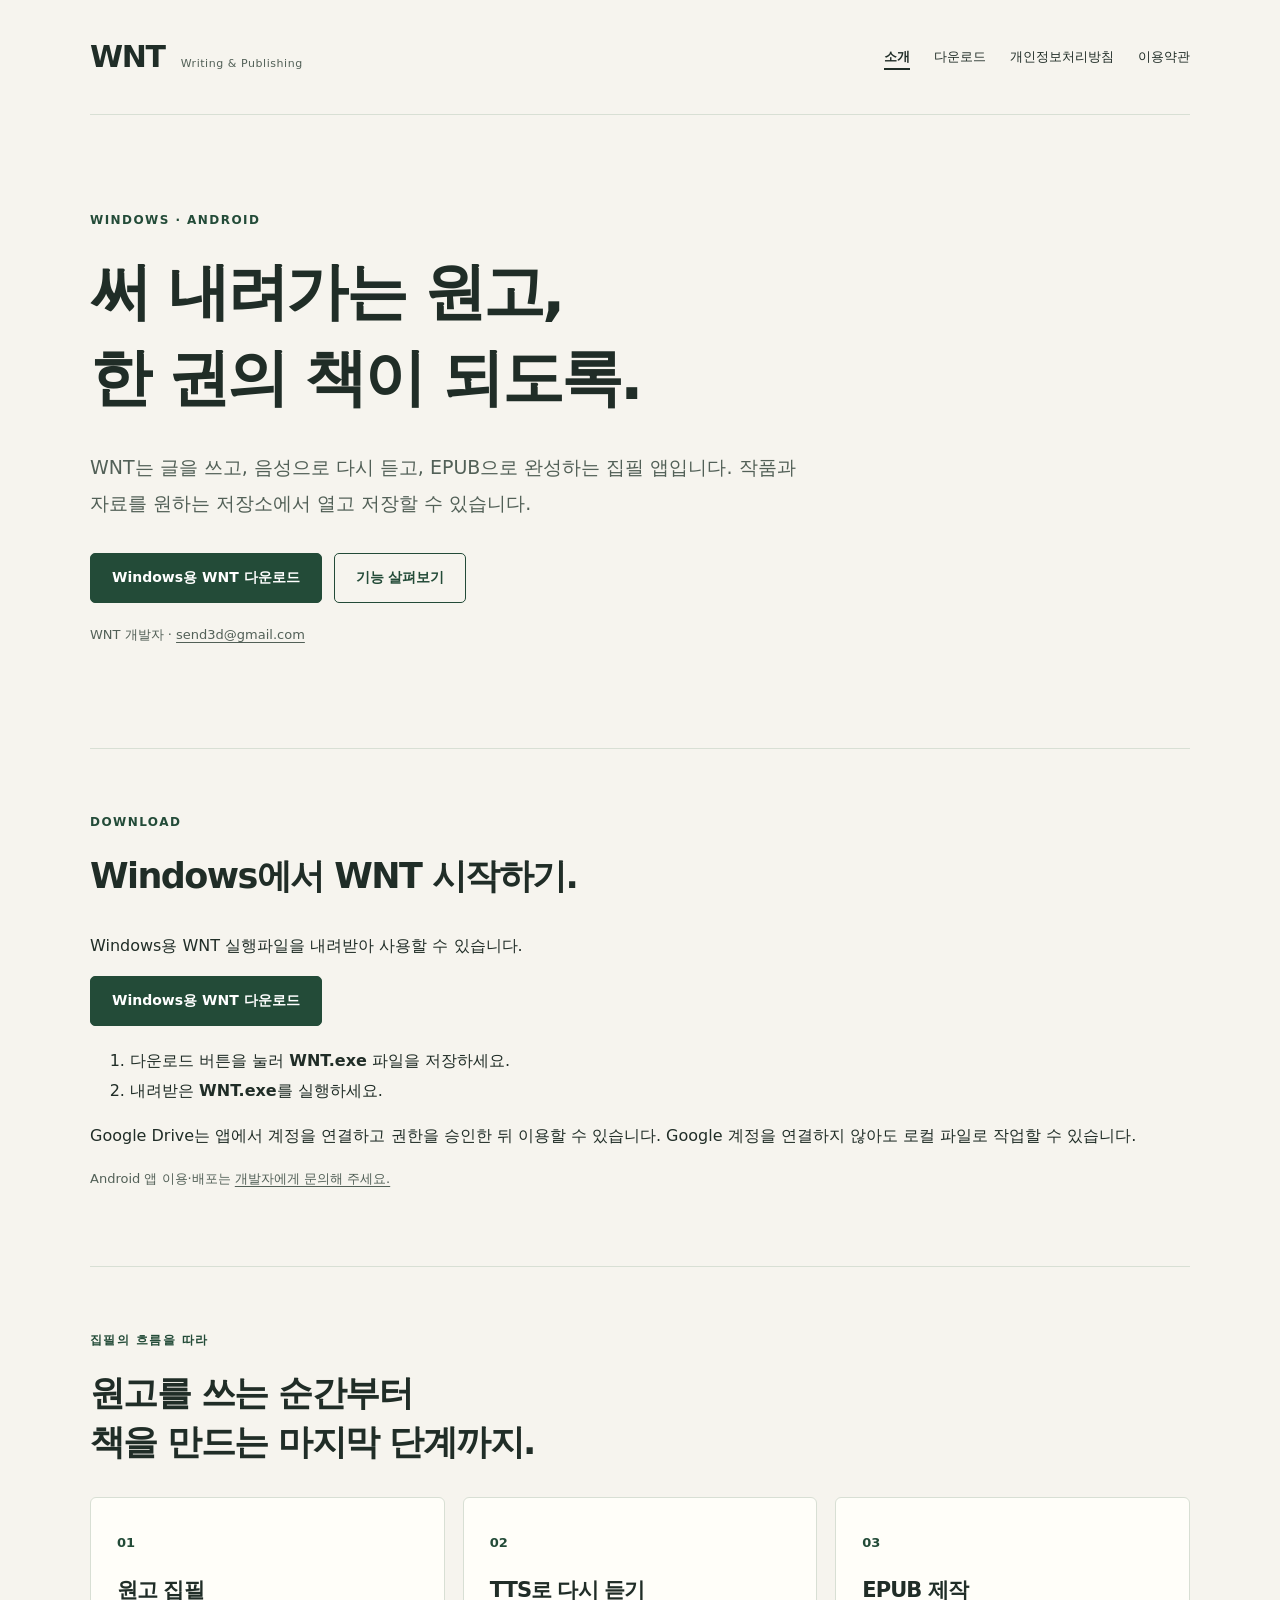
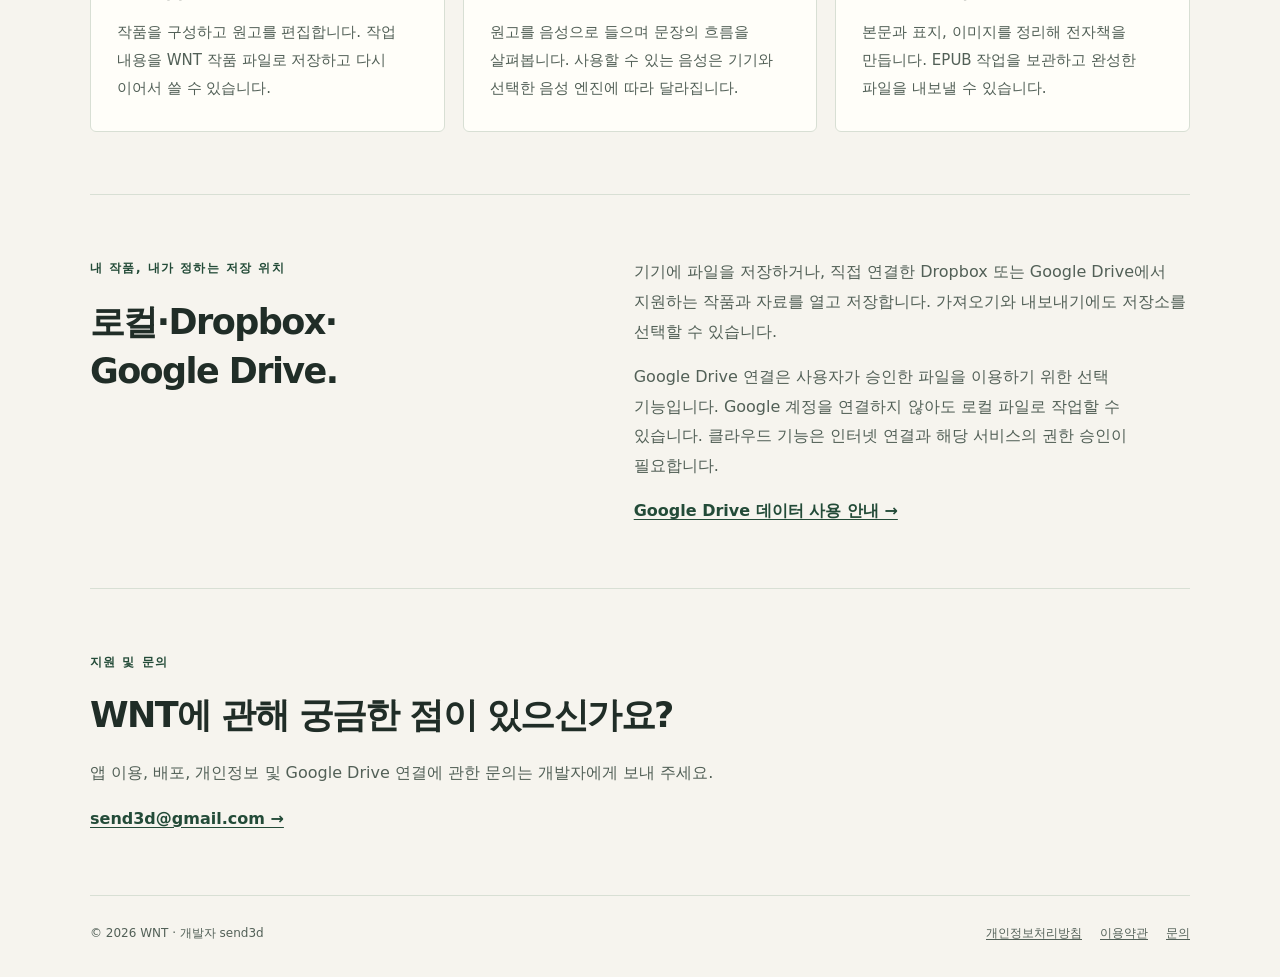
<file: index.html>
<!doctype html>
<html lang="ko">
<head>
  <meta charset="utf-8">
  <meta name="google-site-verification" content="QJ_sqPExUgAjQpF4a96f2r4apDmTjNQWpOihD3h9G1o" />
  <meta name="viewport" content="width=device-width, initial-scale=1">
  <meta name="description" content="WNT는 원고 집필, TTS 듣기, EPUB 제작과 로컬·Dropbox·Google Drive 파일 관리를 돕는 Windows·Android 앱입니다.">
  <title>WNT — 원고에서 EPUB까지</title>
  <link rel="stylesheet" href="styles.css">
</head>
<body>
  <a class="skip-link" href="#main">본문으로 이동</a>
  <header class="site-header wrap">
    <a class="brand" href="index.html" aria-label="WNT 홈페이지">WNT<span>Writing &amp; Publishing</span></a>
    <nav aria-label="주 메뉴">
      <a href="index.html" aria-current="page">소개</a>
      <a href="#download">다운로드</a>
      <a href="privacy.html">개인정보처리방침</a>
      <a href="terms.html">이용약관</a>
    </nav>
  </header>
  <main id="main" class="wrap">
    <section class="hero" aria-labelledby="hero-title">
      <p class="eyebrow">WINDOWS · ANDROID</p>
      <h1 id="hero-title">써 내려가는 원고,<br>한 권의 책이 되도록.</h1>
      <p class="lead">WNT는 글을 쓰고, 음성으로 다시 듣고, EPUB으로 완성하는 집필 앱입니다. 작품과 자료를 원하는 저장소에서 열고 저장할 수 있습니다.</p>
      <div class="actions">
        <a class="button primary" href="WNT.exe" download="WNT.exe">Windows용 WNT 다운로드</a>
        <a class="button secondary" href="#features">기능 살펴보기</a>
      </div>
      <p class="caption">WNT 개발자 · <a href="mailto:send3d@gmail.com">send3d@gmail.com</a></p>
    </section>
    <section id="download" class="section" aria-labelledby="download-title">
      <p class="eyebrow">DOWNLOAD</p>
      <h2 id="download-title">Windows에서 WNT 시작하기.</h2>
      <p>Windows용 WNT 실행파일을 내려받아 사용할 수 있습니다.</p>
      <div class="actions">
        <a class="button primary" href="WNT.exe" download="WNT.exe">Windows용 WNT 다운로드</a>
      </div>
      <ol>
        <li>다운로드 버튼을 눌러 <strong>WNT.exe</strong> 파일을 저장하세요.</li>
        <li>내려받은 <strong>WNT.exe</strong>를 실행하세요.</li>
      </ol>
      <p>Google Drive는 앱에서 계정을 연결하고 권한을 승인한 뒤 이용할 수 있습니다. Google 계정을 연결하지 않아도 로컬 파일로 작업할 수 있습니다.</p>
      <p class="caption">Android 앱 이용·배포는 <a href="mailto:send3d@gmail.com">개발자에게 문의해 주세요.</a></p>
    </section>
    <section id="features" class="section" aria-labelledby="features-title">
      <p class="eyebrow">집필의 흐름을 따라</p>
      <h2 id="features-title">원고를 쓰는 순간부터<br>책을 만드는 마지막 단계까지.</h2>
      <div class="cards">
        <article class="card"><span class="number">01</span><h3>원고 집필</h3><p>작품을 구성하고 원고를 편집합니다. 작업 내용을 WNT 작품 파일로 저장하고 다시 이어서 쓸 수 있습니다.</p></article>
        <article class="card"><span class="number">02</span><h3>TTS로 다시 듣기</h3><p>원고를 음성으로 들으며 문장의 흐름을 살펴봅니다. 사용할 수 있는 음성은 기기와 선택한 음성 엔진에 따라 달라집니다.</p></article>
        <article class="card"><span class="number">03</span><h3>EPUB 제작</h3><p>본문과 표지, 이미지를 정리해 전자책을 만듭니다. EPUB 작업을 보관하고 완성한 파일을 내보낼 수 있습니다.</p></article>
      </div>
    </section>
    <section class="storage section" aria-labelledby="storage-title">
      <div><p class="eyebrow">내 작품, 내가 정하는 저장 위치</p><h2 id="storage-title">로컬·Dropbox·<br>Google Drive.</h2></div>
      <div class="storage-copy"><p>기기에 파일을 저장하거나, 직접 연결한 Dropbox 또는 Google Drive에서 지원하는 작품과 자료를 열고 저장합니다. 가져오기와 내보내기에도 저장소를 선택할 수 있습니다.</p><p>Google Drive 연결은 사용자가 승인한 파일을 이용하기 위한 선택 기능입니다. Google 계정을 연결하지 않아도 로컬 파일로 작업할 수 있습니다. 클라우드 기능은 인터넷 연결과 해당 서비스의 권한 승인이 필요합니다.</p><a class="text-link" href="privacy.html#google-drive">Google Drive 데이터 사용 안내 →</a></div>
    </section>
    <section class="contact section" aria-labelledby="contact-title">
      <p class="eyebrow">지원 및 문의</p><h2 id="contact-title">WNT에 관해 궁금한 점이 있으신가요?</h2>
      <p>앱 이용, 배포, 개인정보 및 Google Drive 연결에 관한 문의는 개발자에게 보내 주세요.</p>
      <a class="text-link" href="mailto:send3d@gmail.com">send3d@gmail.com →</a>
    </section>
  </main>
  <footer class="site-footer wrap"><p>© 2026 WNT · 개발자 send3d</p><div><a href="privacy.html">개인정보처리방침</a><a href="terms.html">이용약관</a><a href="mailto:send3d@gmail.com">문의</a></div></footer>
</body>
</html>
</file>
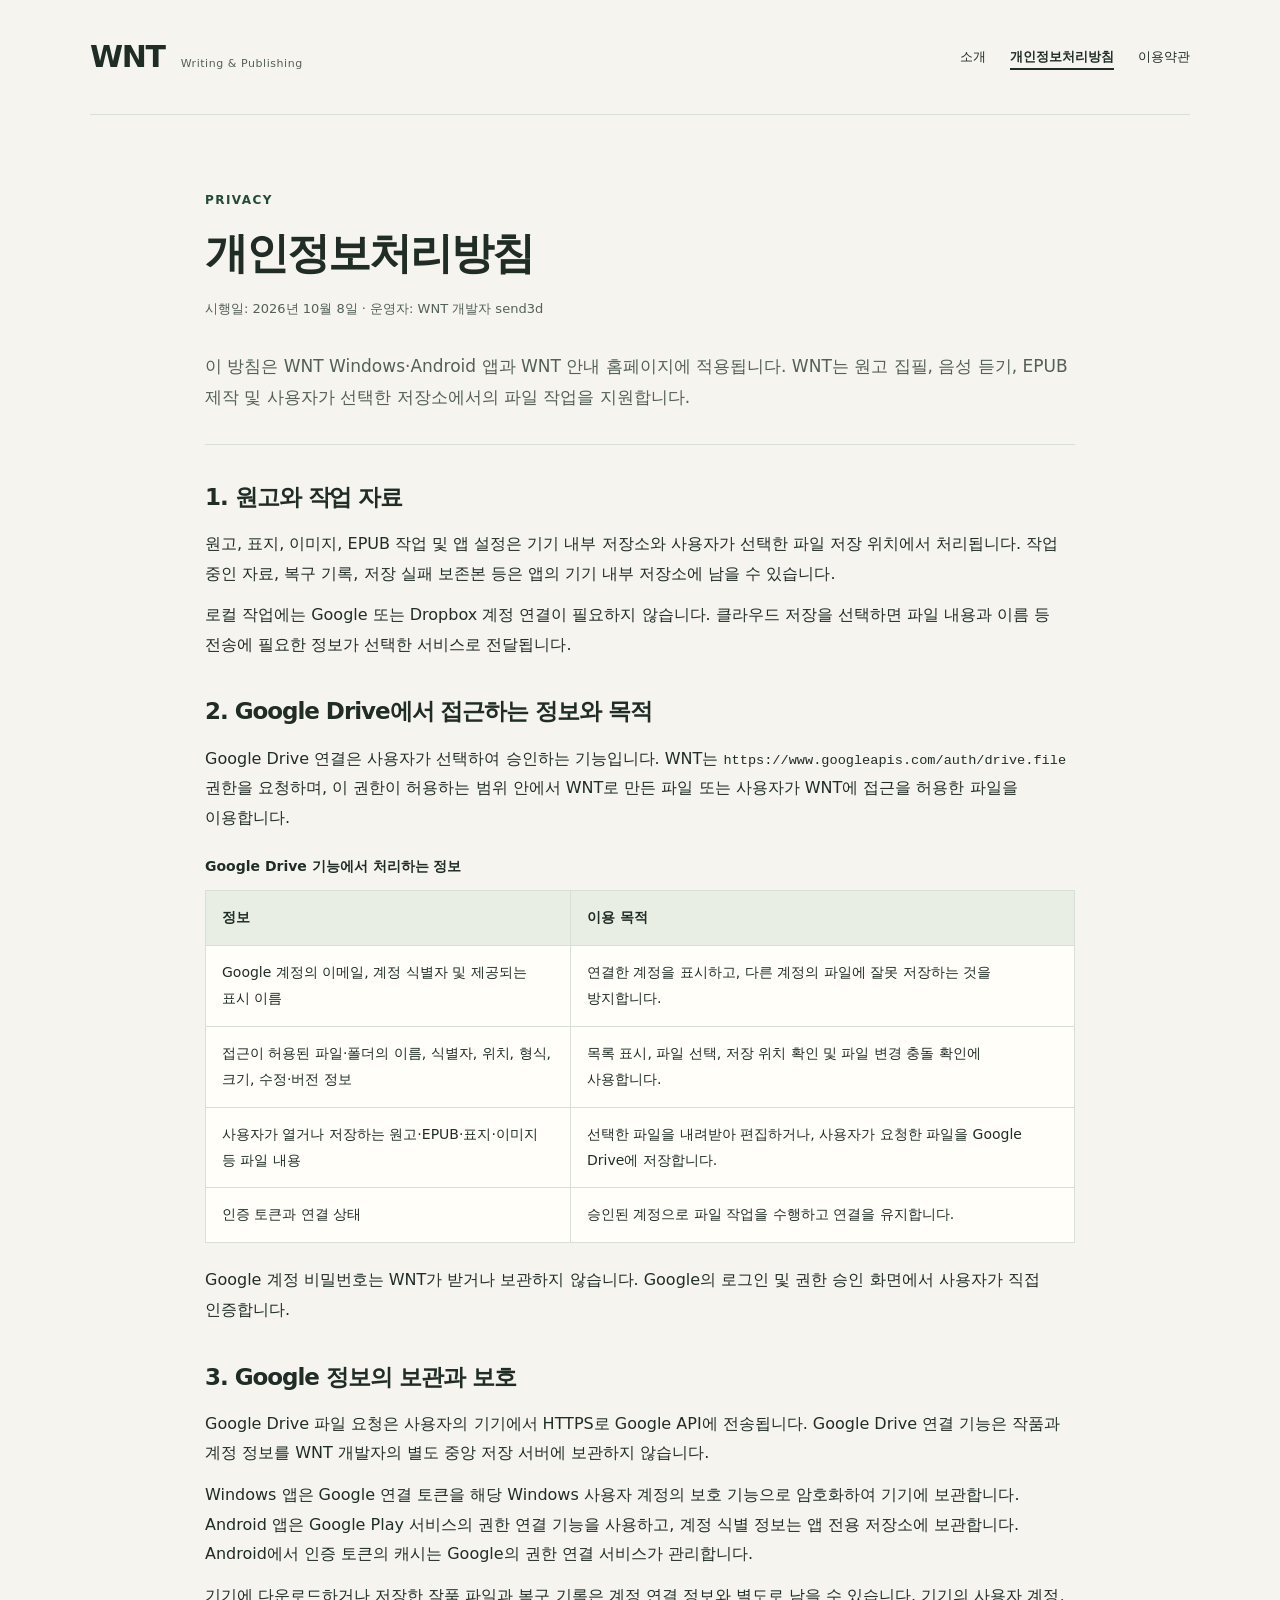
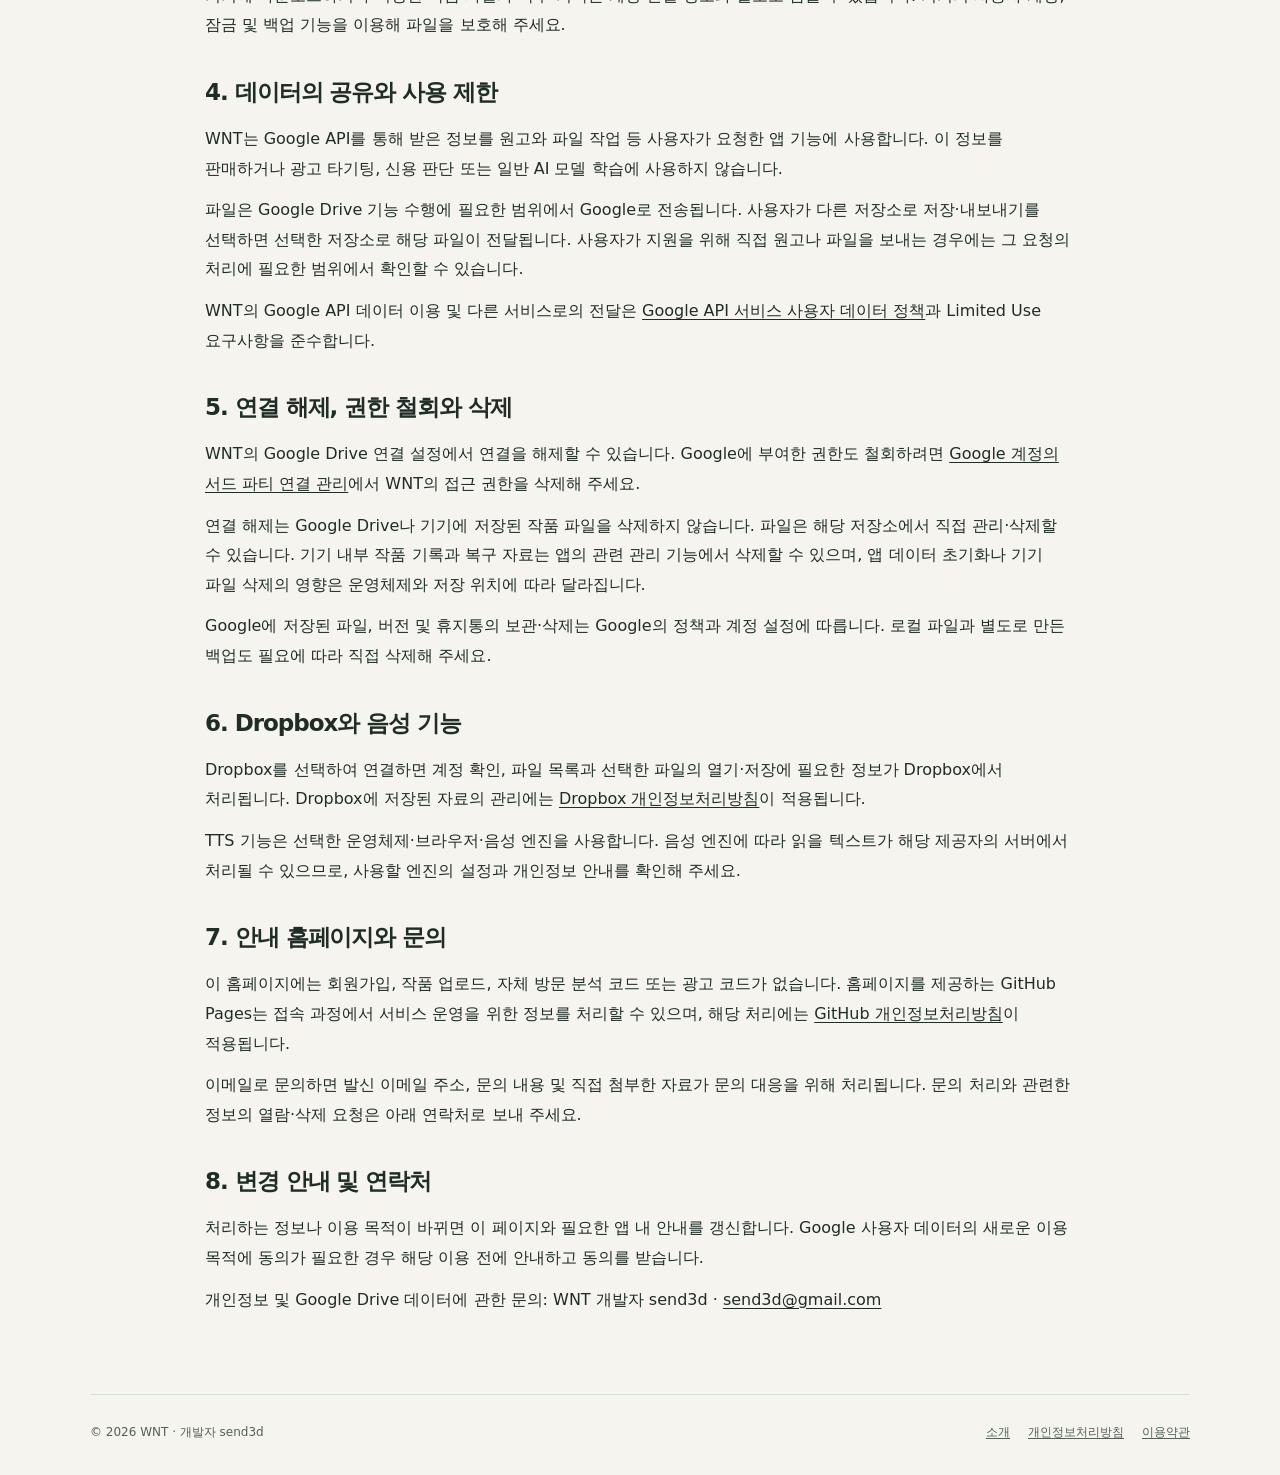
<file: privacy.html>
<!doctype html>
<html lang="ko">
<head>
  <meta charset="utf-8">
  <meta name="viewport" content="width=device-width, initial-scale=1">
  <meta name="description" content="WNT 앱과 안내 홈페이지의 개인정보처리방침. Google Drive 데이터 접근·이용·보관·공유 및 연결 해제 안내.">
  <title>개인정보처리방침 — WNT</title>
  <link rel="stylesheet" href="styles.css">
</head>
<body>
  <a class="skip-link" href="#main">본문으로 이동</a>
  <header class="site-header wrap"><a class="brand" href="index.html" aria-label="WNT 홈페이지">WNT<span>Writing &amp; Publishing</span></a><nav aria-label="주 메뉴"><a href="index.html">소개</a><a href="privacy.html" aria-current="page">개인정보처리방침</a><a href="terms.html">이용약관</a></nav></header>
  <main id="main" class="wrap legal">
    <p class="eyebrow">PRIVACY</p><h1>개인정보처리방침</h1><p class="policy-date">시행일: 2026년 10월 8일 · 운영자: WNT 개발자 send3d</p>
    <p class="intro">이 방침은 WNT Windows·Android 앱과 WNT 안내 홈페이지에 적용됩니다. WNT는 원고 집필, 음성 듣기, EPUB 제작 및 사용자가 선택한 저장소에서의 파일 작업을 지원합니다.</p>
    <section><h2>1. 원고와 작업 자료</h2><p>원고, 표지, 이미지, EPUB 작업 및 앱 설정은 기기 내부 저장소와 사용자가 선택한 파일 저장 위치에서 처리됩니다. 작업 중인 자료, 복구 기록, 저장 실패 보존본 등은 앱의 기기 내부 저장소에 남을 수 있습니다.</p><p>로컬 작업에는 Google 또는 Dropbox 계정 연결이 필요하지 않습니다. 클라우드 저장을 선택하면 파일 내용과 이름 등 전송에 필요한 정보가 선택한 서비스로 전달됩니다.</p></section>
    <section id="google-drive"><h2>2. Google Drive에서 접근하는 정보와 목적</h2><p>Google Drive 연결은 사용자가 선택하여 승인하는 기능입니다. WNT는 <code>https://www.googleapis.com/auth/drive.file</code> 권한을 요청하며, 이 권한이 허용하는 범위 안에서 WNT로 만든 파일 또는 사용자가 WNT에 접근을 허용한 파일을 이용합니다.</p><div class="table-scroll"><table><caption>Google Drive 기능에서 처리하는 정보</caption><thead><tr><th scope="col">정보</th><th scope="col">이용 목적</th></tr></thead><tbody><tr><td>Google 계정의 이메일, 계정 식별자 및 제공되는 표시 이름</td><td>연결한 계정을 표시하고, 다른 계정의 파일에 잘못 저장하는 것을 방지합니다.</td></tr><tr><td>접근이 허용된 파일·폴더의 이름, 식별자, 위치, 형식, 크기, 수정·버전 정보</td><td>목록 표시, 파일 선택, 저장 위치 확인 및 파일 변경 충돌 확인에 사용합니다.</td></tr><tr><td>사용자가 열거나 저장하는 원고·EPUB·표지·이미지 등 파일 내용</td><td>선택한 파일을 내려받아 편집하거나, 사용자가 요청한 파일을 Google Drive에 저장합니다.</td></tr><tr><td>인증 토큰과 연결 상태</td><td>승인된 계정으로 파일 작업을 수행하고 연결을 유지합니다.</td></tr></tbody></table></div><p>Google 계정 비밀번호는 WNT가 받거나 보관하지 않습니다. Google의 로그인 및 권한 승인 화면에서 사용자가 직접 인증합니다.</p></section>
    <section><h2>3. Google 정보의 보관과 보호</h2><p>Google Drive 파일 요청은 사용자의 기기에서 HTTPS로 Google API에 전송됩니다. Google Drive 연결 기능은 작품과 계정 정보를 WNT 개발자의 별도 중앙 저장 서버에 보관하지 않습니다.</p><p>Windows 앱은 Google 연결 토큰을 해당 Windows 사용자 계정의 보호 기능으로 암호화하여 기기에 보관합니다. Android 앱은 Google Play 서비스의 권한 연결 기능을 사용하고, 계정 식별 정보는 앱 전용 저장소에 보관합니다. Android에서 인증 토큰의 캐시는 Google의 권한 연결 서비스가 관리합니다.</p><p>기기에 다운로드하거나 저장한 작품 파일과 복구 기록은 계정 연결 정보와 별도로 남을 수 있습니다. 기기의 사용자 계정, 잠금 및 백업 기능을 이용해 파일을 보호해 주세요.</p></section>
    <section><h2>4. 데이터의 공유와 사용 제한</h2><p>WNT는 Google API를 통해 받은 정보를 원고와 파일 작업 등 사용자가 요청한 앱 기능에 사용합니다. 이 정보를 판매하거나 광고 타기팅, 신용 판단 또는 일반 AI 모델 학습에 사용하지 않습니다.</p><p>파일은 Google Drive 기능 수행에 필요한 범위에서 Google로 전송됩니다. 사용자가 다른 저장소로 저장·내보내기를 선택하면 선택한 저장소로 해당 파일이 전달됩니다. 사용자가 지원을 위해 직접 원고나 파일을 보내는 경우에는 그 요청의 처리에 필요한 범위에서 확인할 수 있습니다.</p><p>WNT의 Google API 데이터 이용 및 다른 서비스로의 전달은 <a href="https://developers.google.com/terms/api-services-user-data-policy">Google API 서비스 사용자 데이터 정책</a>과 Limited Use 요구사항을 준수합니다.</p></section>
    <section><h2>5. 연결 해제, 권한 철회와 삭제</h2><p>WNT의 Google Drive 연결 설정에서 연결을 해제할 수 있습니다. Google에 부여한 권한도 철회하려면 <a href="https://myaccount.google.com/connections">Google 계정의 서드 파티 연결 관리</a>에서 WNT의 접근 권한을 삭제해 주세요.</p><p>연결 해제는 Google Drive나 기기에 저장된 작품 파일을 삭제하지 않습니다. 파일은 해당 저장소에서 직접 관리·삭제할 수 있습니다. 기기 내부 작품 기록과 복구 자료는 앱의 관련 관리 기능에서 삭제할 수 있으며, 앱 데이터 초기화나 기기 파일 삭제의 영향은 운영체제와 저장 위치에 따라 달라집니다.</p><p>Google에 저장된 파일, 버전 및 휴지통의 보관·삭제는 Google의 정책과 계정 설정에 따릅니다. 로컬 파일과 별도로 만든 백업도 필요에 따라 직접 삭제해 주세요.</p></section>
    <section><h2>6. Dropbox와 음성 기능</h2><p>Dropbox를 선택하여 연결하면 계정 확인, 파일 목록과 선택한 파일의 열기·저장에 필요한 정보가 Dropbox에서 처리됩니다. Dropbox에 저장된 자료의 관리에는 <a href="https://www.dropbox.com/privacy">Dropbox 개인정보처리방침</a>이 적용됩니다.</p><p>TTS 기능은 선택한 운영체제·브라우저·음성 엔진을 사용합니다. 음성 엔진에 따라 읽을 텍스트가 해당 제공자의 서버에서 처리될 수 있으므로, 사용할 엔진의 설정과 개인정보 안내를 확인해 주세요.</p></section>
    <section><h2>7. 안내 홈페이지와 문의</h2><p>이 홈페이지에는 회원가입, 작품 업로드, 자체 방문 분석 코드 또는 광고 코드가 없습니다. 홈페이지를 제공하는 GitHub Pages는 접속 과정에서 서비스 운영을 위한 정보를 처리할 수 있으며, 해당 처리에는 <a href="https://docs.github.com/en/site-policy/privacy-policies/github-general-privacy-statement">GitHub 개인정보처리방침</a>이 적용됩니다.</p><p>이메일로 문의하면 발신 이메일 주소, 문의 내용 및 직접 첨부한 자료가 문의 대응을 위해 처리됩니다. 문의 처리와 관련한 정보의 열람·삭제 요청은 아래 연락처로 보내 주세요.</p></section>
    <section><h2>8. 변경 안내 및 연락처</h2><p>처리하는 정보나 이용 목적이 바뀌면 이 페이지와 필요한 앱 내 안내를 갱신합니다. Google 사용자 데이터의 새로운 이용 목적에 동의가 필요한 경우 해당 이용 전에 안내하고 동의를 받습니다.</p><p>개인정보 및 Google Drive 데이터에 관한 문의: WNT 개발자 send3d · <a href="mailto:send3d@gmail.com">send3d@gmail.com</a></p></section>
  </main>
  <footer class="site-footer wrap"><p>© 2026 WNT · 개발자 send3d</p><div><a href="index.html">소개</a><a href="privacy.html">개인정보처리방침</a><a href="terms.html">이용약관</a></div></footer>
</body>
</html>
</file>
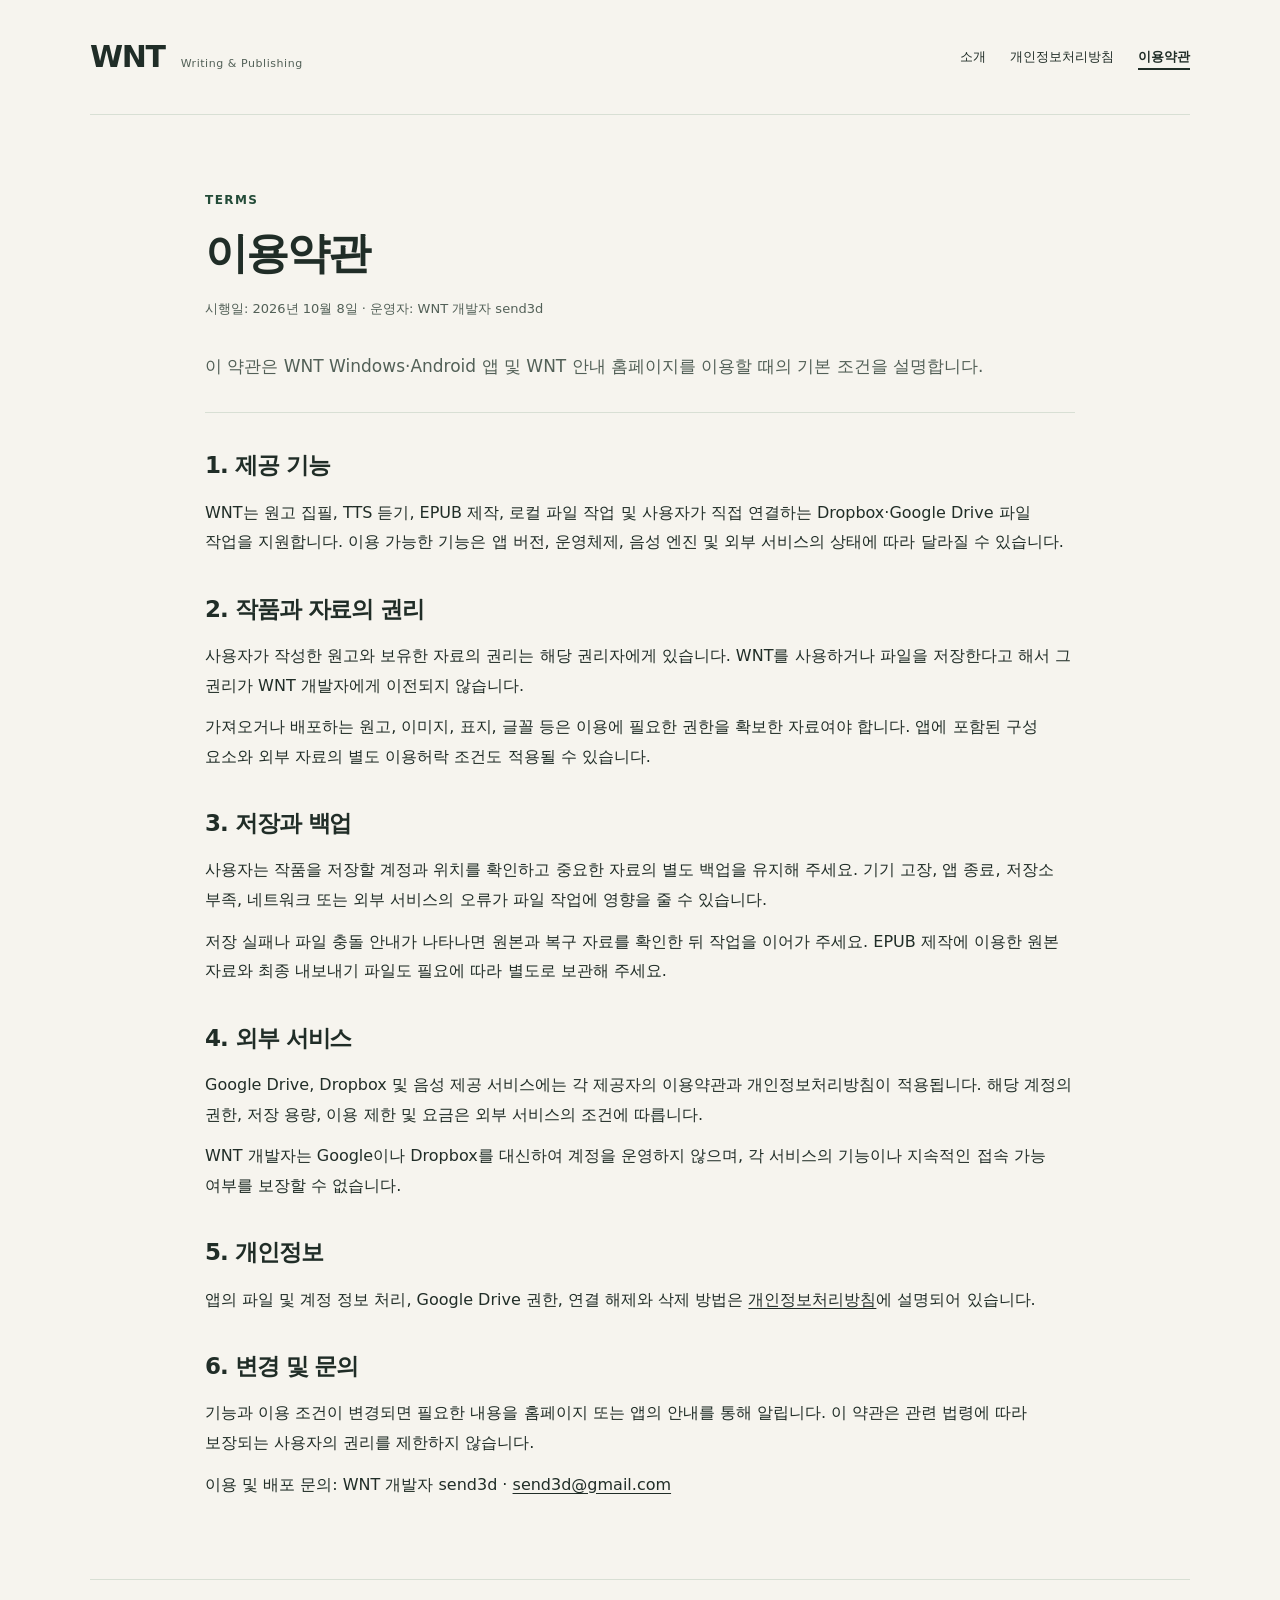
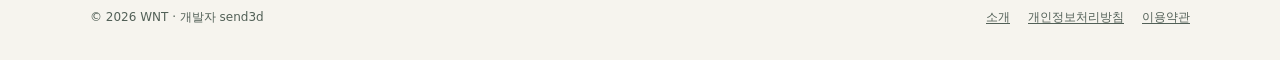
<file: terms.html>
<!doctype html>
<html lang="ko">
<head>
  <meta charset="utf-8">
  <meta name="viewport" content="width=device-width, initial-scale=1">
  <meta name="description" content="WNT Windows·Android 집필 앱 및 안내 홈페이지의 이용약관.">
  <title>이용약관 — WNT</title>
  <link rel="stylesheet" href="styles.css">
</head>
<body>
  <a class="skip-link" href="#main">본문으로 이동</a>
  <header class="site-header wrap"><a class="brand" href="index.html" aria-label="WNT 홈페이지">WNT<span>Writing &amp; Publishing</span></a><nav aria-label="주 메뉴"><a href="index.html">소개</a><a href="privacy.html">개인정보처리방침</a><a href="terms.html" aria-current="page">이용약관</a></nav></header>
  <main id="main" class="wrap legal">
    <p class="eyebrow">TERMS</p><h1>이용약관</h1><p class="policy-date">시행일: 2026년 10월 8일 · 운영자: WNT 개발자 send3d</p>
    <p class="intro">이 약관은 WNT Windows·Android 앱 및 WNT 안내 홈페이지를 이용할 때의 기본 조건을 설명합니다.</p>
    <section><h2>1. 제공 기능</h2><p>WNT는 원고 집필, TTS 듣기, EPUB 제작, 로컬 파일 작업 및 사용자가 직접 연결하는 Dropbox·Google Drive 파일 작업을 지원합니다. 이용 가능한 기능은 앱 버전, 운영체제, 음성 엔진 및 외부 서비스의 상태에 따라 달라질 수 있습니다.</p></section>
    <section><h2>2. 작품과 자료의 권리</h2><p>사용자가 작성한 원고와 보유한 자료의 권리는 해당 권리자에게 있습니다. WNT를 사용하거나 파일을 저장한다고 해서 그 권리가 WNT 개발자에게 이전되지 않습니다.</p><p>가져오거나 배포하는 원고, 이미지, 표지, 글꼴 등은 이용에 필요한 권한을 확보한 자료여야 합니다. 앱에 포함된 구성 요소와 외부 자료의 별도 이용허락 조건도 적용될 수 있습니다.</p></section>
    <section><h2>3. 저장과 백업</h2><p>사용자는 작품을 저장할 계정과 위치를 확인하고 중요한 자료의 별도 백업을 유지해 주세요. 기기 고장, 앱 종료, 저장소 부족, 네트워크 또는 외부 서비스의 오류가 파일 작업에 영향을 줄 수 있습니다.</p><p>저장 실패나 파일 충돌 안내가 나타나면 원본과 복구 자료를 확인한 뒤 작업을 이어가 주세요. EPUB 제작에 이용한 원본 자료와 최종 내보내기 파일도 필요에 따라 별도로 보관해 주세요.</p></section>
    <section><h2>4. 외부 서비스</h2><p>Google Drive, Dropbox 및 음성 제공 서비스에는 각 제공자의 이용약관과 개인정보처리방침이 적용됩니다. 해당 계정의 권한, 저장 용량, 이용 제한 및 요금은 외부 서비스의 조건에 따릅니다.</p><p>WNT 개발자는 Google이나 Dropbox를 대신하여 계정을 운영하지 않으며, 각 서비스의 기능이나 지속적인 접속 가능 여부를 보장할 수 없습니다.</p></section>
    <section><h2>5. 개인정보</h2><p>앱의 파일 및 계정 정보 처리, Google Drive 권한, 연결 해제와 삭제 방법은 <a href="privacy.html">개인정보처리방침</a>에 설명되어 있습니다.</p></section>
    <section><h2>6. 변경 및 문의</h2><p>기능과 이용 조건이 변경되면 필요한 내용을 홈페이지 또는 앱의 안내를 통해 알립니다. 이 약관은 관련 법령에 따라 보장되는 사용자의 권리를 제한하지 않습니다.</p><p>이용 및 배포 문의: WNT 개발자 send3d · <a href="mailto:send3d@gmail.com">send3d@gmail.com</a></p></section>
  </main>
  <footer class="site-footer wrap"><p>© 2026 WNT · 개발자 send3d</p><div><a href="index.html">소개</a><a href="privacy.html">개인정보처리방침</a><a href="terms.html">이용약관</a></div></footer>
</body>
</html>
</file>
<file: styles.css>
:root{color-scheme:light;--paper:#f6f4ee;--ink:#202d27;--muted:#526057;--line:#d8dfd4;--accent:#234b38;--card:#fffef9}
*{box-sizing:border-box}
html{scroll-behavior:smooth;scroll-padding-top:2rem}
body{margin:0;background:var(--paper);color:var(--ink);font-family:"Malgun Gothic","Apple SD Gothic Neo","Noto Sans KR",system-ui,sans-serif;font-size:16px;line-height:1.85;word-break:keep-all;overflow-wrap:anywhere}
a{color:inherit;text-underline-offset:.2em}
a:hover{color:var(--accent)}
a:focus-visible{outline:3px solid #427f5e;outline-offset:5px;border-radius:2px}
.wrap{width:min(1100px,calc(100% - 72px));margin-inline:auto}
.skip-link{position:absolute;top:-120px;left:20px;z-index:2;background:var(--ink);color:white;padding:12px 20px}
.skip-link:focus{top:12px}
.site-header{display:flex;align-items:center;justify-content:space-between;gap:28px;padding-block:29px;border-bottom:1px solid var(--line)}
.brand{display:flex;align-items:baseline;gap:16px;font-size:30px;font-weight:850;letter-spacing:-.045em;text-decoration:none}
.brand span{font-size:11px;font-weight:500;letter-spacing:.05em;color:var(--muted)}
nav{display:flex;flex-wrap:wrap;gap:24px;font-size:13px}
nav a{text-decoration:none;white-space:nowrap}
nav [aria-current=page]{font-weight:750;text-decoration:underline;text-decoration-thickness:2px;text-underline-offset:7px}
.hero{padding-block:94px 88px;max-width:850px}
.eyebrow{margin:0 0 18px;color:var(--accent);font-size:12px;font-weight:750;letter-spacing:.12em}
h1,h2,h3{line-height:1.4;letter-spacing:-.045em}
h1{font-size:clamp(35px,5.4vw,62px);font-weight:800;margin:0 0 27px}
h2{font-size:clamp(25px,3vw,35px);font-weight:750;margin:0 0 30px}
h3{font-size:21px;margin:19px 0 14px}
.lead{max-width:710px;font-size:19px;line-height:1.9;color:var(--muted);margin:0 0 32px}
.actions{display:flex;flex-wrap:wrap;gap:12px;margin-bottom:20px}
.button{display:inline-block;min-height:49px;padding:11px 21px;text-decoration:none;font-size:14px;font-weight:650;border:1px solid var(--accent);border-radius:5px}
.button.primary{background:var(--accent);color:white}
.button.primary:hover{background:#173b29}
.button.secondary{color:var(--accent)}
.caption,.policy-date{color:var(--muted);font-size:13px}
.section{border-top:1px solid var(--line);padding-block:62px}
.cards{display:grid;grid-template-columns:repeat(3,minmax(0,1fr));gap:18px}
.card{padding:29px 26px;background:var(--card);border:1px solid var(--line);border-radius:6px}
.number{color:var(--accent);font-size:13px;font-weight:750}
.card p{margin:0;color:var(--muted);font-size:15px}
.storage{display:grid;grid-template-columns:1fr 1.15fr;gap:60px}
.storage h2{margin:0}
.storage-copy p:first-child{margin-top:0}
.storage-copy{color:var(--muted)}
.text-link{font-weight:650;color:var(--accent)}
.contact h2{margin-bottom:18px}
.contact p:not(.eyebrow){color:var(--muted)}
.site-footer{border-top:1px solid var(--line);display:flex;justify-content:space-between;align-items:center;gap:20px;padding-block:26px 32px;font-size:12px;color:var(--muted)}
.site-footer p{margin:0}
.site-footer div{display:flex;flex-wrap:wrap;gap:18px}
.legal{max-width:870px;padding-block:62px 68px}
.legal h1{font-size:clamp(32px,5vw,43px);margin-bottom:14px}
.legal .policy-date{margin:0 0 30px}
.legal .intro{color:var(--muted);font-size:17px;border-bottom:1px solid var(--line);padding-bottom:30px}
.legal section{margin-top:36px;scroll-margin-top:25px}
.legal h2{font-size:23px;margin-bottom:16px}
.legal p{margin-top:12px;margin-bottom:12px}
.legal code{font-family:ui-monospace,monospace;font-size:.85em;word-break:break-all}
.table-scroll{overflow-x:auto;margin-block:22px}
table{width:100%;border-collapse:collapse;font-size:14px;background:var(--card)}
caption{text-align:left;font-weight:650;margin-bottom:10px}
th,td{border:1px solid var(--line);padding:14px 16px;text-align:left;vertical-align:top}
th{background:#e9eee5;font-weight:700}
td:first-child{width:42%}
@media(max-width:760px){.wrap{width:calc(100% - 36px)}.site-header{align-items:flex-start;flex-direction:column;gap:18px;padding-block:21px}.brand span{font-size:10px}nav{gap:18px;font-size:12px}.hero{padding-block:59px 52px}.lead{font-size:17px}.section{padding-block:42px}.cards{grid-template-columns:1fr;gap:12px}.card{padding:22px}.storage{grid-template-columns:1fr;gap:24px}.site-footer{align-items:flex-start;flex-direction:column;gap:13px}.legal{padding-block:42px 52px}.legal h2{font-size:21px}th,td{padding:12px 10px}.legal .intro{font-size:16px}}
@media(prefers-reduced-motion:reduce){html{scroll-behavior:auto}}
@media print{body{background:white;color:#111}.wrap{width:100%;max-width:none}.site-header nav,.actions,.skip-link{display:none}.hero,.legal,.section{padding-block:20px}.card,table{background:white}.cards,.storage{display:block}.card{margin-bottom:12px;break-inside:avoid}h2,h3{break-after:avoid}a{color:#111}.site-footer{margin-top:24px}}
</file>
